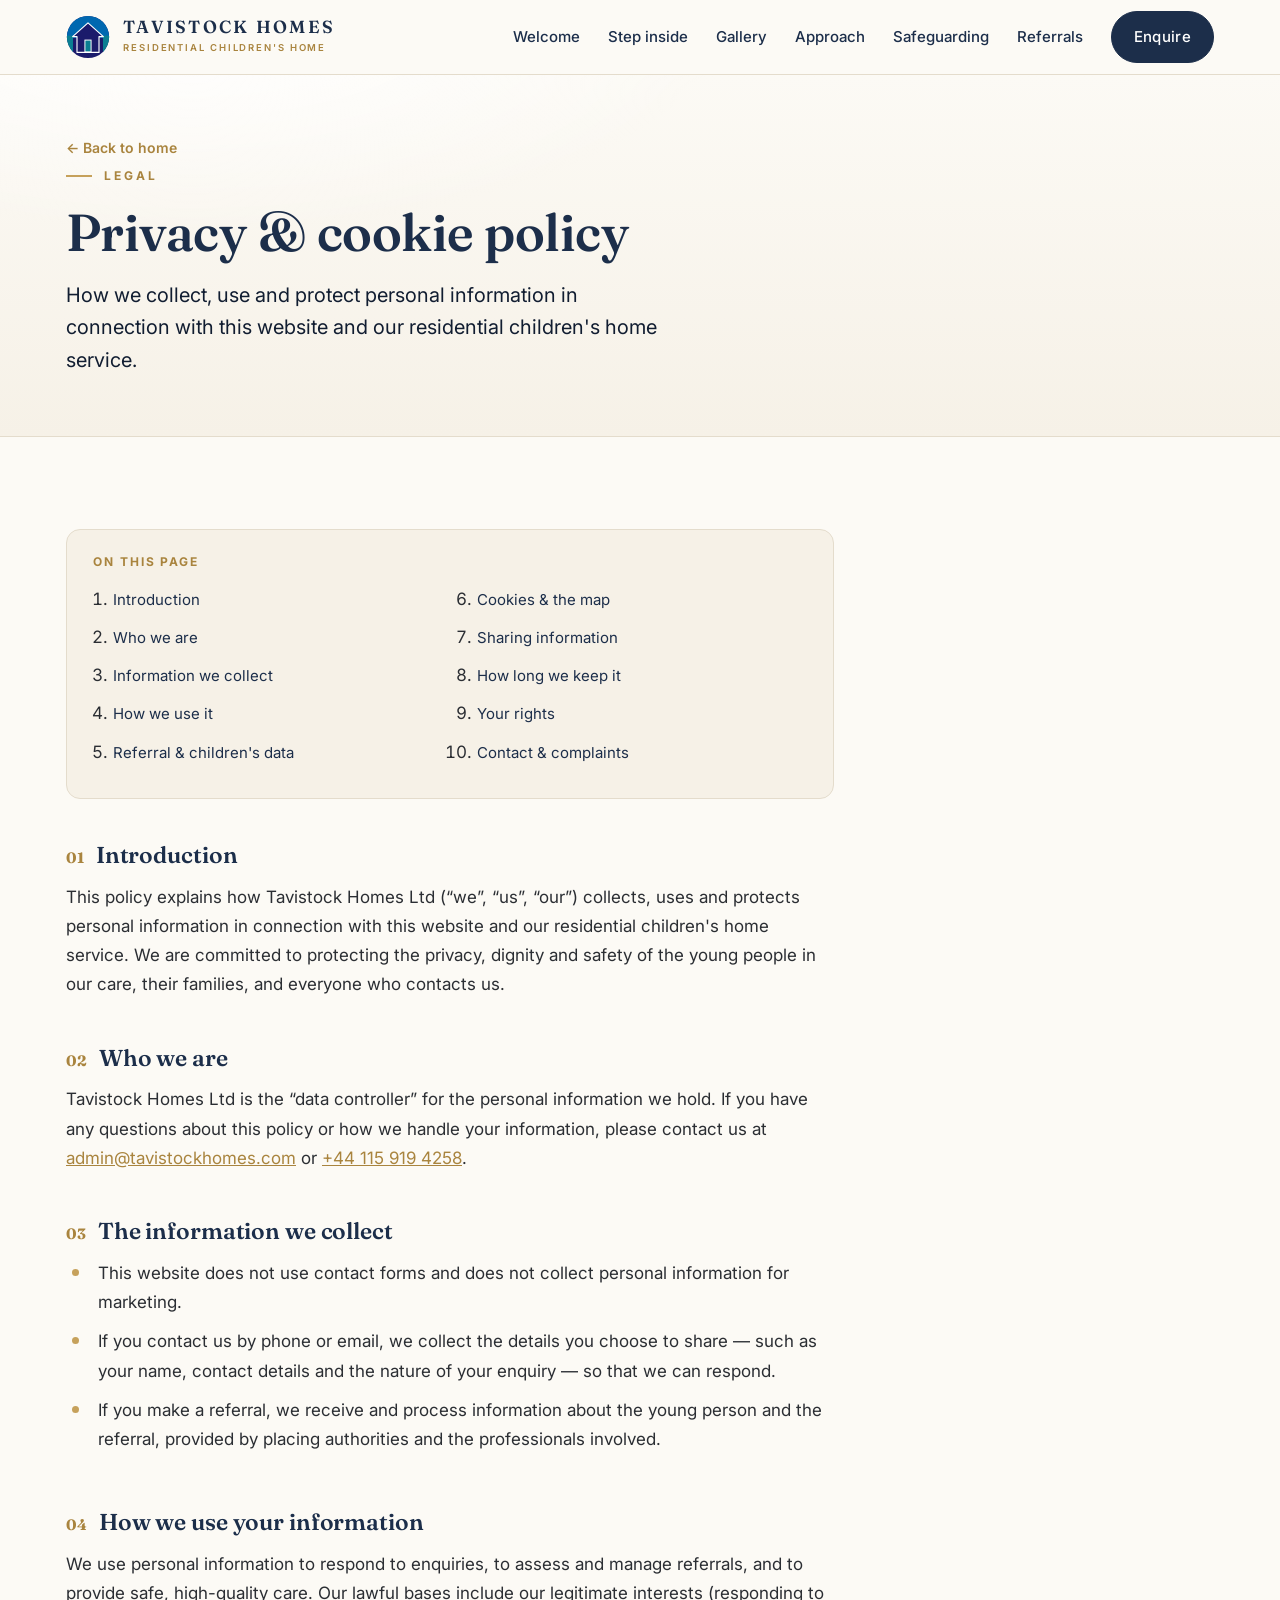
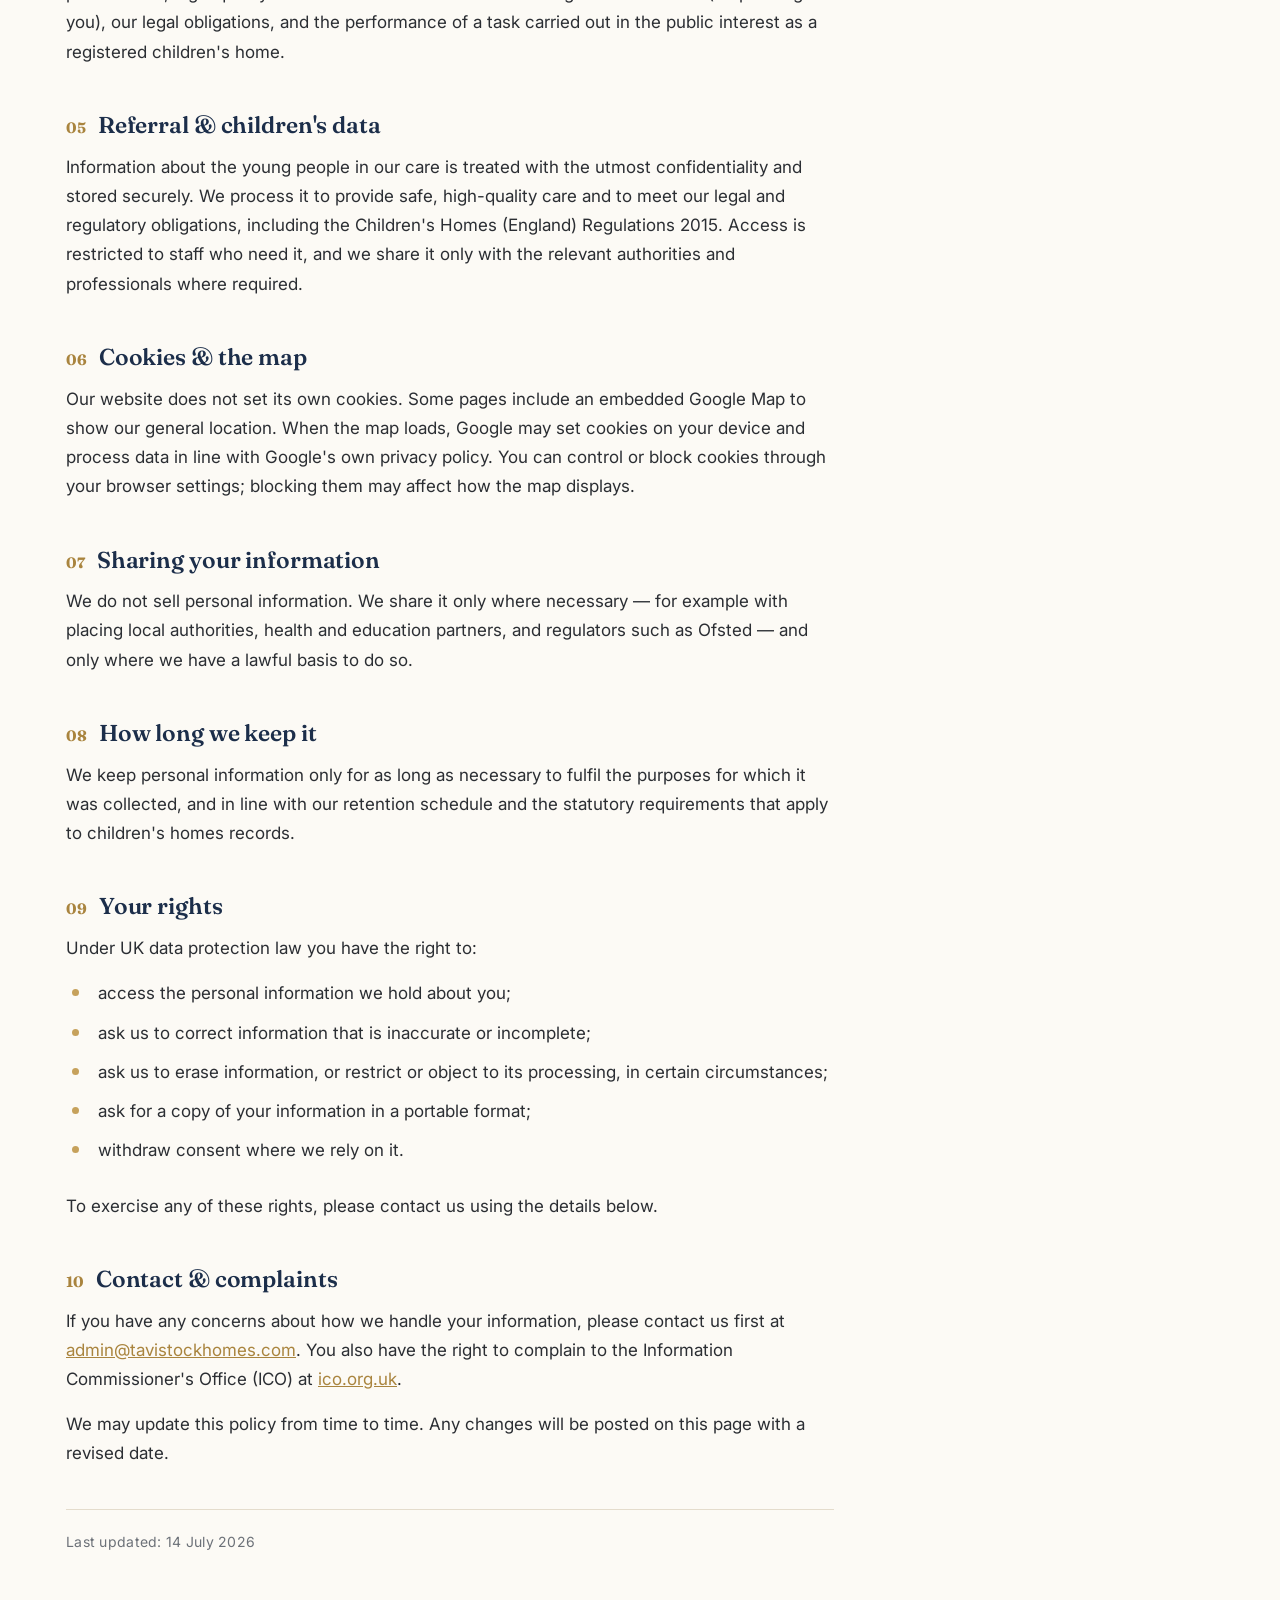
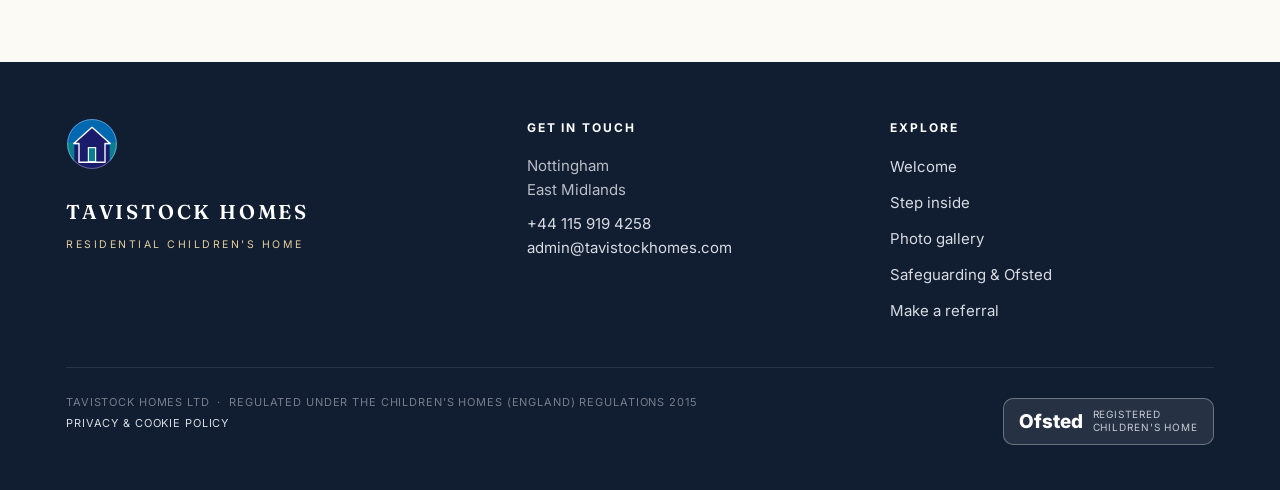
<file: privacy.html>
<!DOCTYPE html>
<html lang="en-GB">
<head>
<meta charset="utf-8">
<meta name="viewport" content="width=device-width, initial-scale=1">
<title>Privacy &amp; Cookie Policy — Tavistock Homes</title>
<meta name="description" content="How Tavistock Homes Ltd collects, uses and protects personal information — our privacy and cookie policy.">
<meta name="robots" content="index,follow">
<link rel="icon" href="data:image/svg+xml,%3Csvg xmlns='http://www.w3.org/2000/svg' viewBox='0 0 100 100'%3E%3Ccircle cx='50' cy='50' r='50' fill='%231b1b6b'/%3E%3Crect y='4' width='100' height='48' fill='%230068b0'/%3E%3Cpath d='M50 18 L85 49 L75 49 L75 85 L25 85 L25 49 L15 49 Z' fill='%231b1b6b' stroke='%23fff' stroke-width='3' stroke-linejoin='round'/%3E%3Crect x='43' y='57' width='14' height='27' fill='%230a7f92' stroke='%23fff' stroke-width='2.4'/%3E%3C/svg%3E">
<link rel="stylesheet" href="css/style.css">
<script>document.documentElement.className += ' js';</script>
</head>
<body id="top">

<!-- ===== HEADER ===== -->
<header class="site-header">
  <div class="wrap nav">
    <a class="brand" href="index.html" aria-label="Tavistock Homes home">
      <svg class="emblem" viewBox="0 0 100 100" xmlns="http://www.w3.org/2000/svg" aria-hidden="true">
        <clipPath id="emNav"><circle cx="50" cy="50" r="48"/></clipPath>
        <g clip-path="url(#emNav)">
          <rect width="100" height="100" fill="#1b1b6b"/><rect width="100" height="52" fill="#0068b0"/>
          <rect x="0" y="47" width="16" height="41" fill="#0a7f92"/><rect x="84" y="47" width="16" height="41" fill="#0a7f92"/>
          <path d="M50 18 L85 49 L75 49 L75 85 L25 85 L25 49 L15 49 Z" fill="#1b1b6b"/>
          <rect x="43" y="57" width="14" height="27" fill="#0a7f92"/>
          <path d="M50 18 L85 49 L75 49 L75 85 L25 85 L25 49 L15 49 Z" fill="none" stroke="#fff" stroke-width="2.6" stroke-linejoin="round"/>
          <rect x="43" y="57" width="14" height="27" fill="none" stroke="#fff" stroke-width="2.2"/>
        </g>
      </svg>
      <span>
        <span class="name">Tavistock&nbsp;Homes</span>
        <span class="tag">Residential Children's Home</span>
      </span>
    </a>

    <button class="nav-toggle" aria-label="Menu" aria-expanded="false">
      <span></span><span></span><span></span>
    </button>

    <ul class="nav-links">
      <li><a href="index.html#welcome">Welcome</a></li>
      <li><a href="index.html#inside">Step inside</a></li>
      <li><a href="gallery.html">Gallery</a></li>
      <li><a href="index.html#approach">Approach</a></li>
      <li><a href="index.html#safeguarding">Safeguarding</a></li>
      <li><a href="index.html#referrals">Referrals</a></li>
      <li class="nav-contact">
        <a class="ql" href="tel:+441159194258">
          <span class="ic"><svg viewBox="0 0 24 24" width="18" height="18" fill="none" stroke="#1C2E4A" stroke-width="2" stroke-linecap="round" stroke-linejoin="round"><path d="M22 16.9v3a2 2 0 0 1-2.2 2 19.8 19.8 0 0 1-8.6-3 19.5 19.5 0 0 1-6-6 19.8 19.8 0 0 1-3-8.6A2 2 0 0 1 4.1 2h3a2 2 0 0 1 2 1.7c.1 1 .3 1.9.6 2.8a2 2 0 0 1-.5 2.1L8.1 9.9a16 16 0 0 0 6 6l1.3-1.1a2 2 0 0 1 2.1-.5c.9.3 1.8.5 2.8.6a2 2 0 0 1 1.7 2z"/></svg></span>
          <span class="tx"><span class="lb">Call us</span><span class="vl">+44 115 919 4258</span></span>
        </a>
        <a class="ql" href="mailto:admin@tavistockhomes.com">
          <span class="ic"><svg viewBox="0 0 24 24" width="18" height="18" fill="none" stroke="#1C2E4A" stroke-width="2" stroke-linecap="round" stroke-linejoin="round"><rect x="3" y="5" width="18" height="14" rx="2"/><path d="m3 7 9 6 9-6"/></svg></span>
          <span class="tx"><span class="lb">Email</span><span class="vl">admin@tavistockhomes.com</span></span>
        </a>
      </li>
      <li class="cta"><a class="btn" href="index.html#contact">Enquire</a></li>
    </ul>
  </div>
</header>

<!-- ===== PAGE INTRO ===== -->
<section class="page-intro">
  <div class="wrap">
    <a class="back-link" href="index.html">← Back to home</a>
    <p class="eyebrow">Legal</p>
    <h1>Privacy &amp; cookie policy</h1>
    <p class="lead">How we collect, use and protect personal information in connection with this website
      and our residential children's home service.</p>
  </div>
</section>

<!-- ===== POLICY ===== -->
<section>
  <div class="wrap">
    <div class="legal">
      <nav class="toc" aria-label="Contents">
        <p class="lbl">On this page</p>
        <ol>
          <li><a href="#intro">Introduction</a></li>
          <li><a href="#who">Who we are</a></li>
          <li><a href="#collect">Information we collect</a></li>
          <li><a href="#use">How we use it</a></li>
          <li><a href="#children">Referral &amp; children's data</a></li>
          <li><a href="#cookies">Cookies &amp; the map</a></li>
          <li><a href="#sharing">Sharing information</a></li>
          <li><a href="#retention">How long we keep it</a></li>
          <li><a href="#rights">Your rights</a></li>
          <li><a href="#contact">Contact &amp; complaints</a></li>
        </ol>
      </nav>

      <h2 id="intro"><span class="num">01</span> Introduction</h2>
      <p>This policy explains how Tavistock Homes Ltd (“we”, “us”, “our”) collects, uses and protects
        personal information in connection with this website and our residential children's home service.
        We are committed to protecting the privacy, dignity and safety of the young people in our care,
        their families, and everyone who contacts us.</p>

      <h2 id="who"><span class="num">02</span> Who we are</h2>
      <p>Tavistock Homes Ltd is the “data controller” for the personal information we hold. If you have any
        questions about this policy or how we handle your information, please contact us at
        <a href="mailto:admin@tavistockhomes.com">admin@tavistockhomes.com</a> or
        <a href="tel:+441159194258">+44&nbsp;115&nbsp;919&nbsp;4258</a>.</p>

      <h2 id="collect"><span class="num">03</span> The information we collect</h2>
      <ul>
        <li>This website does not use contact forms and does not collect personal information for marketing.</li>
        <li>If you contact us by phone or email, we collect the details you choose to share — such as your
          name, contact details and the nature of your enquiry — so that we can respond.</li>
        <li>If you make a referral, we receive and process information about the young person and the
          referral, provided by placing authorities and the professionals involved.</li>
      </ul>

      <h2 id="use"><span class="num">04</span> How we use your information</h2>
      <p>We use personal information to respond to enquiries, to assess and manage referrals, and to
        provide safe, high-quality care. Our lawful bases include our legitimate interests (responding to
        you), our legal obligations, and the performance of a task carried out in the public interest as a
        registered children's home.</p>

      <h2 id="children"><span class="num">05</span> Referral &amp; children's data</h2>
      <p>Information about the young people in our care is treated with the utmost confidentiality and stored
        securely. We process it to provide safe, high-quality care and to meet our legal and regulatory
        obligations, including the Children's Homes (England) Regulations 2015. Access is restricted to staff
        who need it, and we share it only with the relevant authorities and professionals where required.</p>

      <h2 id="cookies"><span class="num">06</span> Cookies &amp; the map</h2>
      <p>Our website does not set its own cookies. Some pages include an embedded Google Map to show our
        general location. When the map loads, Google may set cookies on your device and process data in line
        with Google's own privacy policy. You can control or block cookies through your browser settings;
        blocking them may affect how the map displays.</p>

      <h2 id="sharing"><span class="num">07</span> Sharing your information</h2>
      <p>We do not sell personal information. We share it only where necessary — for example with placing
        local authorities, health and education partners, and regulators such as Ofsted — and only where we
        have a lawful basis to do so.</p>

      <h2 id="retention"><span class="num">08</span> How long we keep it</h2>
      <p>We keep personal information only for as long as necessary to fulfil the purposes for which it was
        collected, and in line with our retention schedule and the statutory requirements that apply to
        children's homes records.</p>

      <h2 id="rights"><span class="num">09</span> Your rights</h2>
      <p>Under UK data protection law you have the right to:</p>
      <ul>
        <li>access the personal information we hold about you;</li>
        <li>ask us to correct information that is inaccurate or incomplete;</li>
        <li>ask us to erase information, or restrict or object to its processing, in certain circumstances;</li>
        <li>ask for a copy of your information in a portable format;</li>
        <li>withdraw consent where we rely on it.</li>
      </ul>
      <p>To exercise any of these rights, please contact us using the details below.</p>

      <h2 id="contact"><span class="num">10</span> Contact &amp; complaints</h2>
      <p>If you have any concerns about how we handle your information, please contact us first at
        <a href="mailto:admin@tavistockhomes.com">admin@tavistockhomes.com</a>. You also have the right to
        complain to the Information Commissioner's Office (ICO) at
        <a href="https://ico.org.uk" target="_blank" rel="noopener">ico.org.uk</a>.</p>
      <p>We may update this policy from time to time. Any changes will be posted on this page with a revised
        date.</p>

      <p class="updated">Last updated: 14 July 2026</p>
    </div>
  </div>
</section>

<!-- ===== FOOTER ===== -->
<footer class="site-footer">
  <div class="wrap">
    <div class="footer-top">
      <div class="fcol">
        <svg class="emblem" viewBox="0 0 100 100" xmlns="http://www.w3.org/2000/svg" aria-hidden="true">
          <clipPath id="emFoot"><circle cx="50" cy="50" r="48"/></clipPath>
          <g clip-path="url(#emFoot)">
            <rect width="100" height="100" fill="#1b1b6b"/><rect width="100" height="52" fill="#0068b0"/>
            <rect x="0" y="47" width="16" height="41" fill="#0a7f92"/><rect x="84" y="47" width="16" height="41" fill="#0a7f92"/>
            <path d="M50 18 L85 49 L75 49 L75 85 L25 85 L25 49 L15 49 Z" fill="#1b1b6b"/>
            <rect x="43" y="57" width="14" height="27" fill="#0a7f92"/>
            <path d="M50 18 L85 49 L75 49 L75 85 L25 85 L25 49 L15 49 Z" fill="none" stroke="#fff" stroke-width="2.6" stroke-linejoin="round"/>
            <rect x="43" y="57" width="14" height="27" fill="none" stroke="#fff" stroke-width="2.2"/>
          </g>
          <circle cx="50" cy="50" r="47" fill="none" stroke="rgba(255,255,255,.5)" stroke-width="1.3"/>
        </svg>
        <div class="fname">Tavistock&nbsp;Homes</div>
        <div class="ftag">Residential Children's Home</div>
      </div>
      <div class="fcol">
        <h5>Get in touch</h5>
        <p>Nottingham<br>East Midlands</p>
        <p><a href="tel:+441159194258">+44 115 919 4258</a><br>
           <a href="mailto:admin@tavistockhomes.com">admin@tavistockhomes.com</a></p>
      </div>
      <div class="fcol">
        <h5>Explore</h5>
        <ul class="fnav">
          <li><a href="index.html#welcome">Welcome</a></li>
          <li><a href="index.html#inside">Step inside</a></li>
          <li><a href="gallery.html">Photo gallery</a></li>
          <li><a href="index.html#safeguarding">Safeguarding &amp; Ofsted</a></li>
          <li><a href="index.html#referrals">Make a referral</a></li>
        </ul>
      </div>
    </div>
    <div class="footer-bot">
      <p class="legal">
        Tavistock Homes Ltd &nbsp;·&nbsp;
        Regulated under the Children's Homes (England) Regulations 2015<br>
        <a href="privacy.html">Privacy &amp; cookie policy</a>
      </p>
      <span class="ofsted-badge dark">
        <span class="mk">Ofsted</span>
        <span class="tx">Registered<br>Children's Home</span>
      </span>
    </div>
  </div>
</footer>

<script>
  var t = document.querySelector('.nav-toggle'), links = document.querySelector('.nav-links');
  function setNav(open){
    links.classList.toggle('open', open); t.classList.toggle('on', open);
    document.body.classList.toggle('nav-open', open); t.setAttribute('aria-expanded', open ? 'true' : 'false');
  }
  if (t && links){
    t.addEventListener('click', function(){ setNav(!links.classList.contains('open')); });
    links.addEventListener('click', function(e){ if (e.target.closest('a')) setNav(false); });
    document.addEventListener('keydown', function(e){ if (e.key === 'Escape') setNav(false); });
  }
</script>

</body>
</html>
</file>
<file: css/style.css>
/* ============================================================
   TAVISTOCK HOMES — WEBSITE  (editorial redesign)
   Static, self-contained. Brand DNA of the brochure, fresh layout.
   Palette: navy / gold / sage / cream.  Fraunces + Inter (local).
   ============================================================ */

@font-face{ font-family:'Fraunces'; src:url('../fonts/Fraunces.ttf'); font-weight:100 900; font-style:normal; font-display:swap; }
@font-face{ font-family:'Inter';    src:url('../fonts/Inter.ttf');    font-weight:100 900; font-style:normal; font-display:swap; }

:root{
  --navy:#1C2E4A; --navy-2:#25406A; --navy-ink:#111d31;
  --gold:#C6A15B; --gold-soft:#E4CE9E; --gold-deep:#A9843E;
  --sage:#5E7E76; --sage-soft:#AFC3BB; --sage-deep:#46615a;
  --cream:#F6F1E7; --paper:#FCFAF5; --paper-2:#F1EADC;
  --ink:#2B2E33; --muted:#6C7178; --line:#E4DCCC; --line-2:#efe8da;
  --maxw:1200px; --r:16px;
}

*{ box-sizing:border-box; }
html{ scroll-behavior:smooth; scroll-padding-top:80px; }
body{
  margin:0; font-family:'Inter',system-ui,'Segoe UI',sans-serif;
  color:var(--ink); background:var(--paper); font-size:17px; line-height:1.72;
  -webkit-font-smoothing:antialiased; overflow-x:hidden;
}
img{ max-width:100%; display:block; }
a{ color:var(--gold-deep); }
button,input,textarea,select{ font:inherit; }

h1,h2,h3,h4{ font-family:'Fraunces',Georgia,serif; font-weight:590; color:var(--navy);
  line-height:1.12; margin:0; letter-spacing:-.005em; }
h2{ font-size:clamp(30px,4.4vw,46px); }
h3{ font-size:22px; }
p{ margin:0 0 16px; }

.wrap{ width:100%; max-width:var(--maxw); margin:0 auto; padding:0 clamp(18px,4vw,26px); }
.eyebrow{ font-weight:700; font-size:12px; letter-spacing:.26em; text-transform:uppercase;
  color:var(--gold-deep); margin:0 0 16px; display:flex; align-items:center; gap:12px; }
.eyebrow::before{ content:""; width:26px; height:2px; background:var(--gold); display:inline-block; }
.eyebrow.c::before{ display:none; }
.lead{ font-size:20px; line-height:1.62; color:var(--navy-ink); }
.center{ text-align:center; }
.muted{ color:var(--muted); }

section{ padding:92px 0; }
.sec-cream{ background:var(--cream); }
.sec-navy{ background:var(--navy); color:#fff; }
.sec-navy h1,.sec-navy h2,.sec-navy h3,.sec-navy h4{ color:#fff; }
.sec-navy .lead{ color:#E7E4DC; }
.sec-navy .eyebrow{ color:var(--gold-soft); }
.sec-navy .eyebrow::before{ background:var(--gold-soft); }

/* ---------- buttons ---------- */
.btn{ display:inline-flex; align-items:center; gap:9px; background:var(--navy); color:#fff !important;
  text-decoration:none; font-weight:600; font-size:14.5px; letter-spacing:.02em; padding:12px 22px;
  border-radius:40px; border:1px solid var(--navy); transition:background .16s,color .16s,border-color .16s,transform .16s; }
.btn:hover{ background:var(--gold); border-color:var(--gold); color:var(--navy-ink) !important; transform:translateY(-1px); }
.btn-lg{ padding:15px 30px; font-size:16px; }
.btn-ghost{ background:transparent; color:var(--navy) !important; border-color:var(--line); }
.btn-ghost:hover{ background:var(--navy); color:#fff !important; border-color:var(--navy); }
.btn-gold{ background:var(--gold); border-color:var(--gold); color:var(--navy-ink) !important; }
.btn-gold:hover{ background:#fff; border-color:#fff; }

/* ---------- header / nav ---------- */
.site-header{
  position:sticky; top:0; z-index:60; background:rgba(252,250,245,.9);
  backdrop-filter:saturate(150%) blur(10px); border-bottom:1px solid var(--line);
}
.nav{ display:flex; align-items:center; justify-content:space-between; height:74px; }
.brand{ display:flex; align-items:center; gap:13px; text-decoration:none; }
.brand .emblem{ width:44px; height:44px; flex:none; }
.brand .name{ display:block; font-family:'Fraunces',serif; font-weight:600; letter-spacing:.13em;
  text-transform:uppercase; color:var(--navy); font-size:17.5px; line-height:1; white-space:nowrap; }
.brand .tag{ display:block; font-family:'Inter',sans-serif; font-weight:600; letter-spacing:.2em;
  text-transform:uppercase; color:var(--gold-deep); font-size:9.5px; margin-top:5px; white-space:nowrap; }
.nav-links{ display:flex; align-items:center; gap:28px; list-style:none; margin:0; padding:0; }
.nav-links a{ text-decoration:none; color:var(--navy); font-weight:500; font-size:15px; position:relative; }
.nav-links a:not(.btn)::after{ content:""; position:absolute; left:0; bottom:-6px; width:0; height:2px;
  background:var(--gold); transition:width .2s; }
.nav-links a:not(.btn):hover::after{ width:100%; }
.nav-toggle{ display:none; background:none; border:0; cursor:pointer; padding:8px; }
.nav-toggle span{ display:block; width:24px; height:2px; background:var(--navy); margin:5px 0; transition:.25s; }
.nav-contact{ display:none; }

/* ---------- hero (split editorial) ---------- */
.hero{ position:relative; background:
    radial-gradient(1200px 500px at 12% -10%, #fff 0%, transparent 60%),
    linear-gradient(180deg,var(--paper) 0%, var(--cream) 100%); overflow:hidden; }
.hero::before{ content:""; position:absolute; top:-140px; right:-140px; width:460px; height:460px;
  border-radius:50%; background:radial-gradient(circle, rgba(198,161,91,.16), transparent 68%); }
.hero-grid{ display:grid; grid-template-columns:minmax(0,1.05fr) minmax(0,.95fr); gap:56px; align-items:center;
  padding:70px clamp(18px,4vw,26px) 84px; position:relative; }
.pill{ display:inline-flex; align-items:center; gap:9px; background:#fff; border:1px solid var(--line);
  color:var(--navy); font-size:12px; font-weight:700; letter-spacing:.13em; text-transform:uppercase;
  padding:8px 15px; border-radius:40px; box-shadow:0 3px 14px rgba(28,46,74,.06); }
.pill .dot{ width:8px; height:8px; border-radius:50%; background:var(--sage); }
.hero h1{ font-size:clamp(38px,5.6vw,64px); line-height:1.04; margin:22px 0 0; letter-spacing:-.015em; }
.hero h1 em{ font-style:italic; color:var(--gold-deep); font-weight:500; }
.hero .sub{ font-size:clamp(17px,1.7vw,20px); color:var(--navy-ink); max-width:520px; margin:22px 0 0; }
.hero-addr{ margin:26px 0 0; font-size:13px; letter-spacing:.16em; text-transform:uppercase;
  color:var(--muted); display:flex; align-items:center; gap:10px; flex-wrap:wrap; }
.hero-addr b{ color:var(--navy); font-weight:600; }
.hero-cta{ margin-top:30px; display:flex; gap:14px; flex-wrap:wrap; align-items:center; }
.hero-trust{ list-style:none; margin:30px 0 0; padding:0; display:flex; flex-wrap:wrap; gap:11px 24px; }
.hero-trust li{ position:relative; padding-left:27px; font-size:14.5px; color:var(--navy-ink); font-weight:500; }
.hero-trust li::before{ content:""; position:absolute; left:0; top:3px; width:18px; height:18px;
  border-radius:50%; background:var(--sage); }
.hero-trust li::after{ content:""; position:absolute; left:5.5px; top:7.5px; width:6px; height:3px;
  border-left:2px solid #fff; border-bottom:2px solid #fff; transform:rotate(-45deg); }
.hero-figure{ position:relative; z-index:1; }
.hero-figure::after{ content:""; position:absolute; right:-20px; bottom:-20px; width:66%; height:56%;
  border:2px solid var(--gold); border-radius:18px; opacity:.5; z-index:0; }
.hero-figure .frame{ position:relative; z-index:1; border-radius:var(--r); overflow:hidden;
  box-shadow:0 30px 70px rgba(20,25,40,.24); aspect-ratio:4/5; }
.hero-figure .frame img{ width:100%; height:100%; object-fit:cover; }
.hero-figure .cap{ position:absolute; z-index:3; left:-14px; bottom:26px; background:#fff; border:1px solid var(--line);
  border-radius:12px; padding:12px 16px; box-shadow:0 14px 34px rgba(20,25,40,.16); display:flex; gap:12px; align-items:center; }
.hero-figure .cap .em2{ width:34px; height:34px; flex:none; }
.hero-figure .cap b{ display:block; font-family:'Fraunces',serif; color:var(--navy); font-size:15px; }
.hero-figure .cap span{ font-size:12px; color:var(--muted); letter-spacing:.04em; }
.hero-figure .badge-fl{ position:absolute; z-index:3; right:-10px; top:22px; }

/* facts strip */
.facts{ background:var(--navy); color:#fff; }
.facts .wrap{ display:grid; grid-template-columns:repeat(4,minmax(0,1fr)); gap:24px; padding:26px clamp(18px,4vw,26px); }
.fact{ display:flex; flex-direction:column; gap:2px; }
.fact b{ font-family:'Fraunces',serif; font-size:24px; color:var(--gold-soft); font-weight:600; line-height:1; }
.fact span{ font-size:13.5px; color:#C9CFDA; letter-spacing:.02em; }
.fact + .fact{ padding-left:24px; border-left:1px solid rgba(255,255,255,.14); }

/* ---------- Ofsted badge ---------- */
.ofsted-badge{ display:inline-flex; align-items:center; gap:10px; background:#fff;
  border:1px solid var(--line); border-radius:10px; padding:9px 15px; box-shadow:0 6px 18px rgba(28,46,74,.08); }
.ofsted-badge .mk{ font-family:'Inter',sans-serif; font-weight:800; font-size:19px; color:#0B3B5A; line-height:1; }
.ofsted-badge .tx{ font-size:10px; letter-spacing:.09em; text-transform:uppercase; color:var(--muted); line-height:1.35; }
.ofsted-badge.dark{ background:rgba(255,255,255,.09); border-color:rgba(255,255,255,.32); box-shadow:none; }
.ofsted-badge.dark .mk{ color:#fff; }
.ofsted-badge.dark .tx{ color:#C6CBD3; }

/* ---------- layout helpers ---------- */
.split{ display:grid; grid-template-columns:minmax(0,1.1fr) minmax(0,.9fr); gap:52px; align-items:center; }
.split.rev .col-img{ order:-1; }
.split.top{ align-items:start; }
.grid-2{ display:grid; grid-template-columns:repeat(2,minmax(0,1fr)); gap:24px; }
.grid-3{ display:grid; grid-template-columns:repeat(3,minmax(0,1fr)); gap:24px; }
.head{ max-width:760px; margin-bottom:44px; }
.head.center{ margin-left:auto; margin-right:auto; }

.photo{ border-radius:14px; overflow:hidden; box-shadow:0 18px 44px rgba(20,25,40,.14); position:relative; }
.photo img{ width:100%; height:100%; object-fit:cover; }
figure{ margin:0; }

/* value cards */
.vcard{ background:var(--paper); border:1px solid var(--line); border-radius:14px; padding:30px 28px;
  transition:transform .18s, box-shadow .18s; }
.sec-cream .vcard{ background:#fff; }
.vcard:hover{ transform:translateY(-3px); box-shadow:0 18px 40px rgba(20,25,40,.10); }
.vcard .n{ font-family:'Fraunces',serif; font-size:15px; color:var(--gold-deep); font-weight:700;
  letter-spacing:.14em; margin-bottom:14px; }
.vcard h3{ font-size:21px; margin:0 0 10px; }
.vcard p{ font-size:15.5px; color:var(--muted); margin:0; }

/* tick lists */
ul.ticks{ list-style:none; margin:0; padding:0; }
ul.ticks li{ position:relative; padding:0 0 13px 32px; font-size:16.5px; }
ul.ticks li::before{ content:""; position:absolute; left:0; top:5px; width:18px; height:18px;
  border-radius:50%; background:var(--sage); }
ul.ticks li::after{ content:""; position:absolute; left:5.5px; top:9.5px; width:7px; height:3.5px;
  border-left:2px solid #fff; border-bottom:2px solid #fff; transform:rotate(-45deg); }
.sec-navy ul.ticks li{ color:#EDE9E0; }

/* ---------- manifesto band ---------- */
.manifesto{ background:var(--navy); color:#fff; position:relative; overflow:hidden; }
.manifesto::after{ content:""; position:absolute; right:-120px; bottom:-160px; width:480px; height:480px;
  border-radius:50%; background:radial-gradient(circle, rgba(198,161,91,.16), transparent 66%); }
.manifesto .wrap{ position:relative; }
.mani-grid{ display:grid; grid-template-columns:.85fr 1.15fr; gap:56px; align-items:center; }
.mani-words{ display:flex; flex-wrap:wrap; gap:12px 14px; }
.mani-words span{ font-family:'Fraunces',serif; font-weight:500; font-size:clamp(20px,2.5vw,30px);
  color:#fff; line-height:1.15; }
.mani-words span b{ color:var(--gold-soft); font-weight:500; }
.mani-note{ margin-top:26px; font-size:14.5px; color:#B9C0CC; letter-spacing:.02em; max-width:440px; }
.mani-note::before{ content:"— "; color:var(--gold-soft); }

/* ---------- photo tour (scroll rails + lightbox) ---------- */
.tour{ margin-top:44px; }
.tour-head{ display:flex; align-items:flex-end; justify-content:space-between; gap:20px; margin:0 0 18px;
  border-bottom:1px solid var(--line); padding-bottom:14px; }
.tour-label{ display:flex; align-items:baseline; gap:14px; flex-wrap:wrap; }
.tour-label .t{ font-family:'Fraunces',serif; font-size:24px; color:var(--navy); font-weight:600; }
.tour-label .d{ font-size:15px; color:var(--muted); }
.rail-nav{ display:flex; gap:9px; flex:none; }
.swipe-hint{ display:none; align-items:center; gap:7px; font-size:12.5px; font-weight:600;
  letter-spacing:.02em; color:var(--muted); white-space:nowrap; }
.swipe-hint .ar{ display:inline-block; animation:nudge 1.4s ease-in-out infinite; }
@keyframes nudge{ 0%,100%{ transform:translateX(0); } 50%{ transform:translateX(5px); } }
.rail-nav button{ width:42px; height:42px; border-radius:50%; border:1px solid var(--line); background:#fff;
  color:var(--navy); font-size:20px; line-height:1; cursor:pointer; display:flex; align-items:center;
  justify-content:center; transition:.16s; }
.rail-nav button:hover{ background:var(--navy); color:#fff; border-color:var(--navy); transform:translateY(-1px); }
.rail{ display:flex; gap:16px; overflow-x:auto; overscroll-behavior-x:contain; scroll-snap-type:x mandatory; scroll-behavior:smooth;
  padding:2px 2px 14px; scrollbar-width:thin; scrollbar-color:var(--line) transparent; -webkit-overflow-scrolling:touch; }
.rail::-webkit-scrollbar{ height:8px; }
.rail::-webkit-scrollbar-thumb{ background:var(--line); border-radius:10px; }
.rail::-webkit-scrollbar-track{ background:transparent; }
.slide{ flex:0 0 auto; height:340px; scroll-snap-align:start; border-radius:14px; overflow:hidden;
  position:relative; box-shadow:0 10px 26px rgba(20,25,40,.12); cursor:pointer; background:#e9e3d6; }
.slide img{ height:100%; width:auto; max-width:none; display:block; transition:transform .45s ease; }
.slide:hover img{ transform:scale(1.05); }
.slide::after{ content:"\2922"; position:absolute; top:12px; right:12px; width:30px; height:30px;
  border-radius:50%; background:rgba(17,29,49,.55); color:#fff; font-size:15px; display:flex;
  align-items:center; justify-content:center; opacity:0; transition:opacity .2s; }
.slide:hover::after{ opacity:1; }
.slide.note{ width:360px; background:var(--sage); color:#fff; padding:30px 32px; display:flex;
  flex-direction:column; justify-content:center; cursor:default; }
.slide.note::after{ display:none; }
.slide.note p{ font-family:'Fraunces',serif; font-size:20px; line-height:1.4; margin:0 0 10px; }
.slide.note span{ font-size:13px; letter-spacing:.05em; color:#E7EFEC; }
.cap-tag{ position:absolute; left:14px; bottom:14px; background:rgba(17,29,49,.82); color:#fff;
  font-size:12px; letter-spacing:.03em; padding:6px 12px; border-radius:30px; backdrop-filter:blur(4px); z-index:2; }

/* lightbox */
.lightbox{ position:fixed; inset:0; z-index:200; background:#0b1220; display:none;
  align-items:center; justify-content:center; padding:30px; }
.lightbox.open{ display:flex; }
body.lb-open{ overflow:hidden; }
.lightbox img{ max-width:92vw; max-height:84vh; border-radius:10px; box-shadow:0 30px 80px rgba(0,0,0,.55); }
.lb-btn{ position:absolute; background:rgba(255,255,255,.12); border:1px solid rgba(255,255,255,.3);
  color:#fff; width:52px; height:52px; border-radius:50%; font-size:26px; line-height:1; cursor:pointer;
  display:flex; align-items:center; justify-content:center; transition:.16s; }
.lb-btn:hover{ background:rgba(255,255,255,.24); }
.lb-prev{ left:22px; top:50%; transform:translateY(-50%); }
.lb-next{ right:22px; top:50%; transform:translateY(-50%); }
.lb-close{ top:22px; right:22px; width:46px; height:46px; font-size:24px; }
.lb-cap{ position:absolute; bottom:24px; left:0; right:0; text-align:center; color:#E7E4DC;
  font-size:14px; letter-spacing:.03em; padding:0 20px; }

/* stat cards */
.stat{ background:var(--navy-2); border:1px solid rgba(51,81,128,.55); border-radius:14px; padding:26px 26px; }
.stat .big{ font-family:'Fraunces',serif; font-size:38px; color:var(--gold-soft); line-height:1; font-weight:600; }
.stat p{ color:#D7DBE2; font-size:15px; margin:10px 0 0; }

/* steps */
.steps{ counter-reset:s; display:grid; grid-template-columns:repeat(4,minmax(0,1fr)); gap:26px; }
.step{ counter-increment:s; position:relative; padding-top:56px; }
.step::before{ content:counter(s); position:absolute; left:0; top:0; width:44px; height:44px;
  border-radius:50%; background:#fff; border:1px solid var(--line); color:var(--gold-deep);
  font-family:'Fraunces',serif; font-weight:600; font-size:20px; display:flex; align-items:center; justify-content:center; }
.step h4{ font-size:18.5px; margin:0 0 6px; }
.step p{ font-size:15px; color:var(--muted); margin:0; }

/* registration card */
.reg-card{ background:#fff; border:1px solid var(--line); border-radius:16px; padding:30px 32px;
  box-shadow:0 14px 36px rgba(20,25,40,.08); }
.reg-card .row{ display:flex; justify-content:space-between; align-items:center; gap:14px;
  margin-bottom:18px; padding-bottom:18px; border-bottom:1px solid var(--line-2); flex-wrap:wrap; }
.reg-card dl{ margin:0; display:grid; grid-template-columns:auto 1fr; gap:10px 18px; }
.reg-card dt{ color:var(--muted); font-size:14px; }
.reg-card dd{ margin:0; color:var(--navy-ink); font-weight:600; font-size:15px; }

/* contact */
.contact-card{ background:var(--navy); border-radius:20px; padding:52px 52px; color:#fff;
  display:grid; grid-template-columns:minmax(0,1.05fr) minmax(0,.95fr); gap:44px; align-items:center; position:relative; overflow:hidden; }
.contact-card::after{ content:""; position:absolute; left:-120px; top:-120px; width:360px; height:360px;
  border-radius:50%; background:radial-gradient(circle, rgba(198,161,91,.16), transparent 66%); }
.contact-card > div{ position:relative; }
.contact-card h2{ color:#fff; margin:14px 0 12px; }
.contact-item{ margin-bottom:18px; }
.contact-item .k{ color:var(--gold-soft); font-weight:700; font-size:12px; letter-spacing:.14em;
  text-transform:uppercase; display:block; margin-bottom:3px; }
.contact-item a,.contact-item .v{ font-size:19px; color:#fff; text-decoration:none; overflow-wrap:anywhere; }
.contact-item a:hover{ color:var(--gold-soft); }

/* footer */
.site-footer{ background:var(--navy-ink); color:#B9BDC5; padding:56px 0 40px; }
.footer-top{ display:grid; grid-template-columns:minmax(0,1.3fr) minmax(0,1fr) minmax(0,1fr); gap:40px; align-items:start;
  padding-bottom:34px; border-bottom:1px solid rgba(255,255,255,.1); }
.site-footer .emblem{ width:52px; height:52px; margin-bottom:16px; }
.site-footer .fname{ font-family:'Fraunces',serif; font-weight:600; letter-spacing:.14em;
  text-transform:uppercase; color:#fff; font-size:20px; }
.site-footer .ftag{ color:var(--gold-soft); letter-spacing:.24em; text-transform:uppercase; font-size:10.5px; margin-top:7px; }
.site-footer h5{ color:#fff; font-family:'Inter',sans-serif; font-size:12px; letter-spacing:.16em;
  text-transform:uppercase; margin:0 0 16px; font-weight:700; }
.site-footer a{ color:#D7DBE2; text-decoration:none; }
.site-footer a:hover{ color:var(--gold-soft); }
.fcol p{ font-size:15px; margin:0 0 10px; line-height:1.6; }
.fnav{ list-style:none; margin:0; padding:0; }
.fnav li{ margin-bottom:10px; font-size:15px; }
.footer-bot{ display:flex; justify-content:space-between; align-items:center; gap:20px;
  flex-wrap:wrap; padding-top:24px; }
.footer-bot .legal{ color:#767E8C; letter-spacing:.08em; text-transform:uppercase; font-size:11px; line-height:1.9; }

/* ---------- scroll reveal ---------- */
.js [data-reveal]{ opacity:0; transform:translateY(22px); }
.js [data-reveal].in{ opacity:1; transform:none; transition:opacity .6s ease, transform .6s ease; }
.js [data-stagger] > *{ opacity:0; transform:translateY(18px); }
.js [data-stagger].in > *{ opacity:1; transform:none; transition:opacity .55s ease, transform .55s ease; }
.js [data-stagger].in > *:nth-child(2){ transition-delay:.08s; }
.js [data-stagger].in > *:nth-child(3){ transition-delay:.16s; }
.js [data-stagger].in > *:nth-child(4){ transition-delay:.24s; }
.js [data-stagger].in > *:nth-child(5){ transition-delay:.32s; }
.js [data-stagger].in > *:nth-child(6){ transition-delay:.40s; }
@media (prefers-reduced-motion:reduce){
  .js [data-reveal],.js [data-stagger] > *{ opacity:1 !important; transform:none !important; transition:none !important; }
  .swipe-hint .ar{ animation:none; }
}

/* ---------- location / map ---------- */
.map-frame{ position:relative; border-radius:16px; overflow:hidden; border:1px solid var(--line);
  box-shadow:0 18px 44px rgba(20,25,40,.14); height:440px; background:#e9e3d6; }
.map-frame iframe{ width:100%; height:100%; border:0; display:block; }
.map-pin{ position:absolute; left:16px; top:16px; background:#fff; border:1px solid var(--line);
  border-radius:12px; padding:10px 14px; box-shadow:0 12px 30px rgba(20,25,40,.18); display:flex;
  gap:11px; align-items:center; max-width:calc(100% - 32px); }
.map-pin .em2{ width:32px; height:32px; flex:none; }
.map-pin b{ display:block; font-family:'Fraunces',serif; color:var(--navy); font-size:14px; line-height:1.2; }
.map-pin span{ color:var(--muted); font-size:12.5px; }

/* ---------- gallery page ---------- */
.page-intro{ background:
    radial-gradient(900px 380px at 15% -20%, #fff 0%, transparent 60%),
    linear-gradient(180deg,var(--paper) 0%, var(--cream) 100%);
  padding:58px 0 44px; border-bottom:1px solid var(--line); }
.page-intro h1{ font-size:clamp(34px,5vw,52px); margin:14px 0 0; letter-spacing:-.01em; }
.page-intro h1 em{ font-style:italic; color:var(--gold-deep); font-weight:500; }
.page-intro .lead{ margin-top:18px; max-width:620px; }
.back-link{ display:inline-flex; align-items:center; gap:7px; font-size:14px; font-weight:600;
  color:var(--gold-deep); text-decoration:none; margin-bottom:6px; }
.back-link:hover{ color:var(--navy); }
.gsec{ margin-top:56px; }
.gsec:first-of-type{ margin-top:6px; }
.gtitle{ display:flex; align-items:baseline; gap:14px; flex-wrap:wrap; margin:0 0 22px;
  padding-bottom:14px; border-bottom:1px solid var(--line); }
.gtitle .t{ font-family:'Fraunces',serif; font-size:25px; color:var(--navy); font-weight:600; }
.gtitle .d{ font-size:15px; color:var(--muted); }
.ggrid{ display:grid; grid-template-columns:repeat(3,minmax(0,1fr)); gap:22px; }
.gitem{ margin:0; }
.gitem .ph{ border-radius:14px; overflow:hidden; position:relative; cursor:zoom-in; aspect-ratio:4/3;
  box-shadow:0 10px 26px rgba(20,25,40,.12); background:#e9e3d6; }
.gitem .ph img{ width:100%; height:100%; object-fit:cover; transition:transform .5s ease; }
.gitem .ph:hover img{ transform:scale(1.05); }
.gitem .ph::after{ content:"\2922"; position:absolute; top:12px; right:12px; width:30px; height:30px;
  border-radius:50%; background:rgba(17,29,49,.55); color:#fff; font-size:15px; display:flex;
  align-items:center; justify-content:center; opacity:0; transition:opacity .2s; }
.gitem .ph:hover::after{ opacity:1; }
.gitem figcaption{ font-size:14.5px; color:var(--muted); margin-top:12px; line-height:1.5; }

/* ---------- legal / policy page ---------- */
.legal{ max-width:768px; }
.legal .toc{ background:var(--cream); border:1px solid var(--line); border-radius:14px; padding:22px 26px; margin:0 0 44px; }
.legal .toc .lbl{ margin:0 0 12px; font-weight:700; font-size:12px; letter-spacing:.16em; text-transform:uppercase; color:var(--gold-deep); }
.legal .toc ol{ margin:0; padding-left:20px; columns:2; column-gap:34px; }
.legal .toc li{ margin-bottom:9px; break-inside:avoid; }
.legal .toc a{ color:var(--navy); text-decoration:none; font-size:15px; }
.legal .toc a:hover{ color:var(--gold-deep); }
.legal h2{ font-size:23px; margin:46px 0 14px; scroll-margin-top:96px; display:flex; align-items:baseline; gap:12px; }
.legal h2:first-of-type{ margin-top:0; }
.legal h2 .num{ font-size:15px; color:var(--gold-deep); font-weight:700; }
.legal p{ color:var(--ink); }
.legal ul{ margin:0 0 16px; padding-left:6px; list-style:none; }
.legal ul li{ position:relative; padding:0 0 10px 26px; }
.legal ul li::before{ content:""; position:absolute; left:0; top:10px; width:7px; height:7px; border-radius:50%; background:var(--gold); }
.legal .note{ background:var(--paper-2); border-left:3px solid var(--gold); border-radius:0 10px 10px 0;
  padding:16px 20px; font-size:15.5px; color:var(--navy-ink); margin:0 0 24px; }
.legal .updated{ font-size:14px; color:var(--muted); letter-spacing:.02em; margin-top:40px;
  padding-top:20px; border-top:1px solid var(--line); }

/* ---------- responsive ---------- */
@media (max-width:940px){
  .hero-grid,.split,.mani-grid,.contact-card,.footer-top{ grid-template-columns:1fr; }
  .split{ gap:34px; } .hero-grid{ gap:36px; padding:48px clamp(18px,4vw,26px) 60px; }
  .split.rev .col-img{ order:0; }
  .hero-figure{ max-width:440px; }
  .mani-grid{ gap:30px; }
  .facts .wrap{ grid-template-columns:1fr 1fr; gap:20px 0; }
  .fact:nth-child(3){ padding-left:0; border-left:0; }
  .fact + .fact{ padding-left:24px; }
  .fact:nth-child(odd){ padding-left:0; border-left:0; }
  .fact:nth-child(even){ padding-left:24px; border-left:1px solid rgba(255,255,255,.14); }
  .grid-3,.steps{ grid-template-columns:1fr 1fr; }
  .slide{ height:290px; }
  .slide.note{ width:320px; }
  .ggrid{ grid-template-columns:1fr 1fr; }
  .map-frame{ height:360px; }
  .contact-card{ padding:40px 32px; }
  .reg-card .row{ }
  /* mobile nav — app-like full-screen drawer */
  body.nav-open{ overflow:hidden; }
  .nav-links{ position:fixed; top:74px; left:0; right:0; height:calc(100vh - 74px); height:calc(100dvh - 74px);
    flex-direction:column; align-items:stretch; justify-content:flex-start; background:var(--paper);
    gap:0; overflow-y:auto; overscroll-behavior:contain;
    padding:14px 26px calc(26px + env(safe-area-inset-bottom));
    opacity:0; visibility:hidden; transform:translateY(-12px);
    transition:opacity .26s ease, transform .26s ease, visibility 0s linear .26s; }
  .nav-links.open{ opacity:1; visibility:visible; transform:translateY(0);
    transition:opacity .26s ease, transform .26s ease; }
  .nav-links li{ border-bottom:1px solid var(--line-2); }
  .nav-links a:not(.btn){ display:block; padding:18px 2px; font-size:20px; font-weight:500; color:var(--navy); }
  .nav-links a:not(.btn)::after{ display:none; }
  .nav-contact{ display:flex; flex-direction:column; gap:14px; margin-top:auto; border-bottom:0; padding-top:24px; }
  .nav-contact .ql{ display:flex; align-items:center; gap:13px; text-decoration:none; }
  .nav-contact .ql .ic{ width:44px; height:44px; border-radius:50%; background:var(--cream);
    border:1px solid var(--line); display:flex; align-items:center; justify-content:center; flex:none; }
  .nav-contact .ql .lb{ display:block; font-size:11px; letter-spacing:.12em; text-transform:uppercase;
    color:var(--gold-deep); font-weight:700; }
  .nav-contact .ql .vl{ display:block; font-size:16px; color:var(--navy); font-weight:600; }
  .nav-links li.cta{ border-bottom:0; padding-top:16px; }
  .nav-links a.btn{ display:flex; justify-content:center; width:100%; padding:16px; font-size:16px; }
  .nav-toggle{ display:block; padding:10px; margin-right:-6px; }
  .nav-toggle.on span:nth-child(1){ transform:translateY(7px) rotate(45deg); }
  .nav-toggle.on span:nth-child(2){ opacity:0; }
  .nav-toggle.on span:nth-child(3){ transform:translateY(-7px) rotate(-45deg); }
}
@media (max-width:560px){
  section{ padding:64px 0; }
  body{ font-size:16px; line-height:1.65; }
  .lead{ font-size:18px; line-height:1.55; }
  .nav{ height:68px; }
  .brand{ gap:10px; min-width:0; }
  .brand .emblem{ width:38px; height:38px; }
  .brand .name{ font-size:14.5px; letter-spacing:.08em; }
  .brand .tag{ font-size:8.5px; letter-spacing:.12em; white-space:normal; }
  .nav-links{ top:68px; height:calc(100vh - 68px); height:calc(100dvh - 68px); padding-inline:20px; }
  .hero-grid{ padding:40px 18px 52px; }
  .pill{ align-items:flex-start; font-size:10.5px; letter-spacing:.08em; line-height:1.35; border-radius:18px; }
  .hero h1{ font-size:clamp(36px,12vw,48px); }
  .hero-addr{ display:block; letter-spacing:.09em; line-height:1.8; }
  .hero-cta .btn{ width:100%; justify-content:center; }
  .hero-trust{ display:grid; gap:10px; }
  .hero-figure{ max-width:100%; }
  .hero-figure::after,.hero-figure .badge-fl{ display:none; }
  .hero-figure .frame{ aspect-ratio:4/4.4; }
  .hero-figure .cap{ right:12px; bottom:12px; max-width:calc(100% - 24px); }
  .facts .wrap{ grid-template-columns:1fr; gap:0; padding-block:20px; }
  .fact,.fact:nth-child(even),.fact:nth-child(odd),.fact + .fact{ padding:14px 0; border-left:0; border-bottom:1px solid rgba(255,255,255,.14); }
  .fact:last-child{ border-bottom:0; }
  .grid-2,.grid-3,.steps{ grid-template-columns:1fr; }
  .tour-head{ align-items:flex-start; }
  .rail-nav{ display:none; }
  .swipe-hint{ display:inline-flex; }
  .slide{ height:230px; }
  .slide img{ width:82vw; height:100%; object-fit:cover; }
  .slide.note{ width:80vw; }
  .ggrid{ grid-template-columns:1fr; }
  .legal .toc ol{ columns:1; }
  .contact-card{ padding:30px 24px; }
  .reg-card{ padding:24px; }
  .map-frame{ height:320px; }
  .lb-btn{ width:44px; height:44px; }
  .lb-prev{ left:10px; }
  .lb-next{ right:10px; }
  .lb-close{ top:12px; right:12px; }
}
@media (max-width:380px){
  .brand .tag{ display:none; }
  .hero h1{ font-size:34px; }
  .btn-lg{ padding:14px 22px; }
  .contact-card{ padding:26px 18px; border-radius:16px; }
}
</file>
